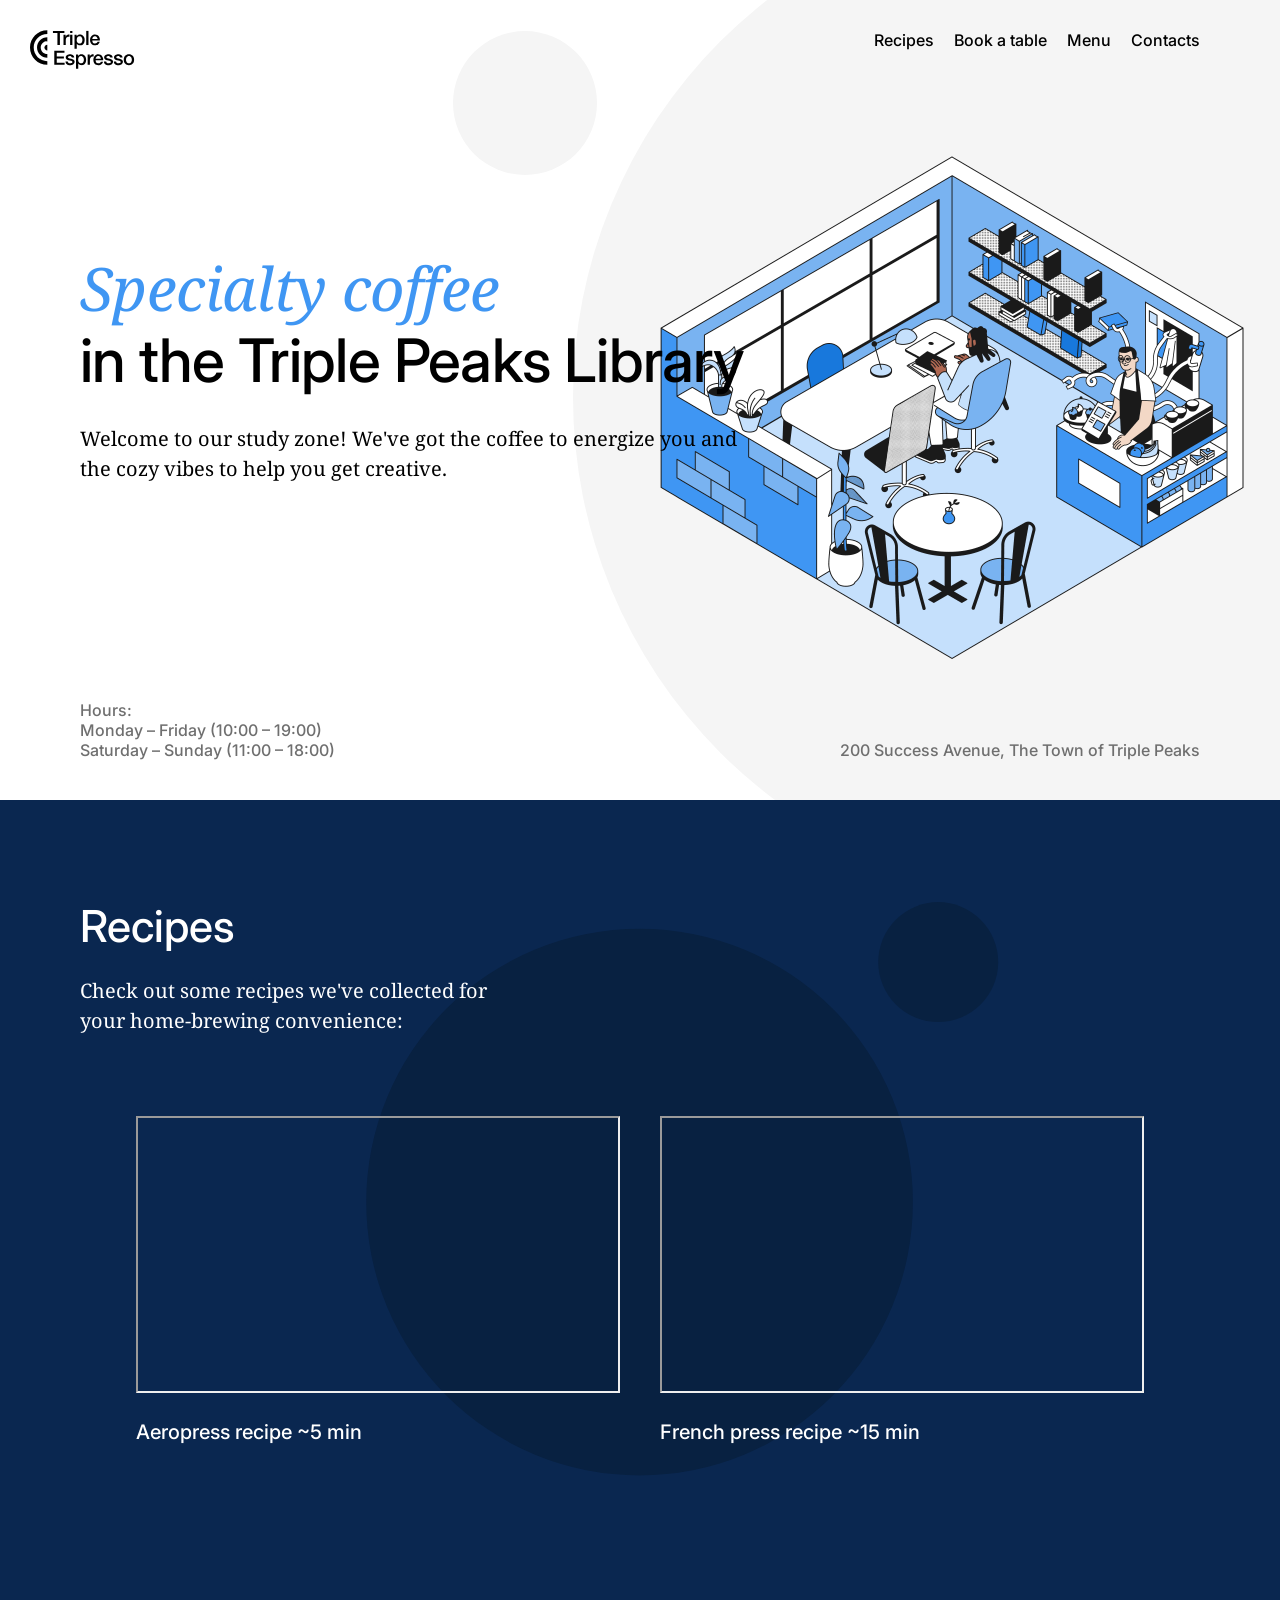
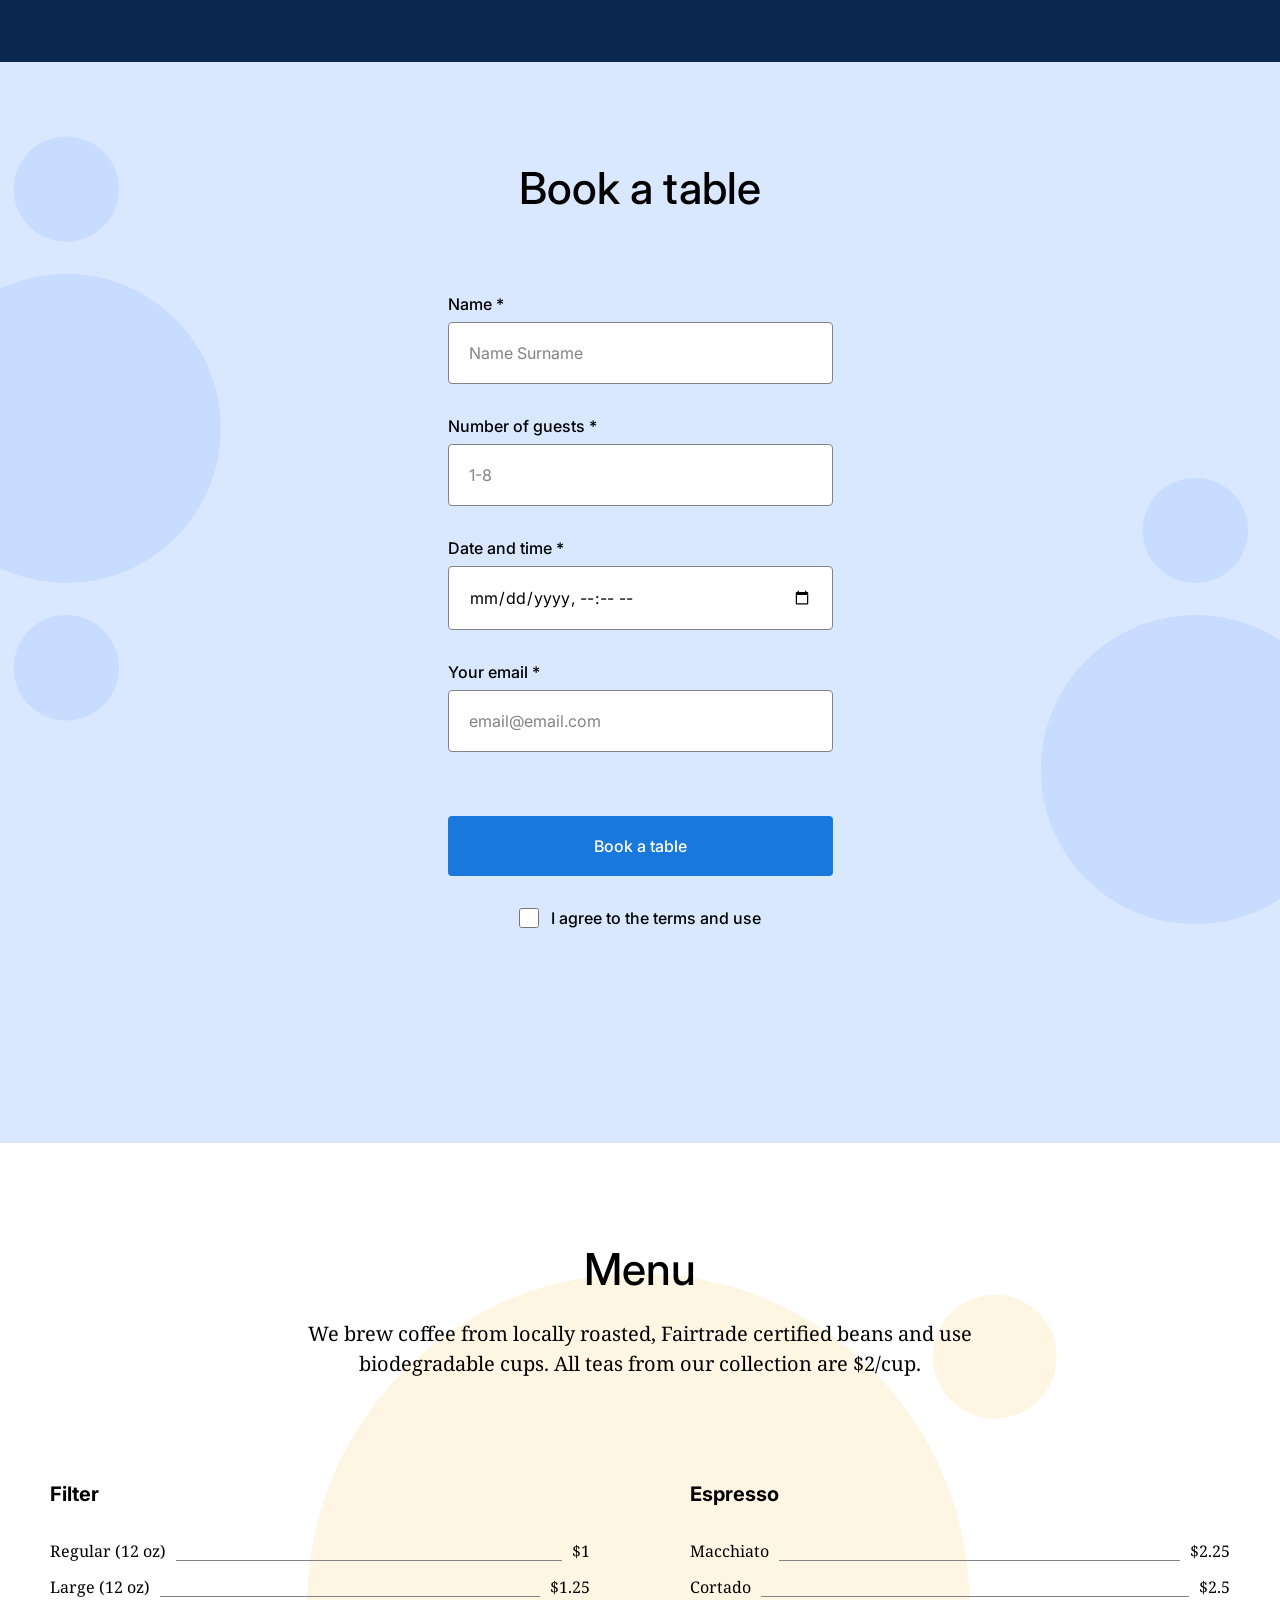
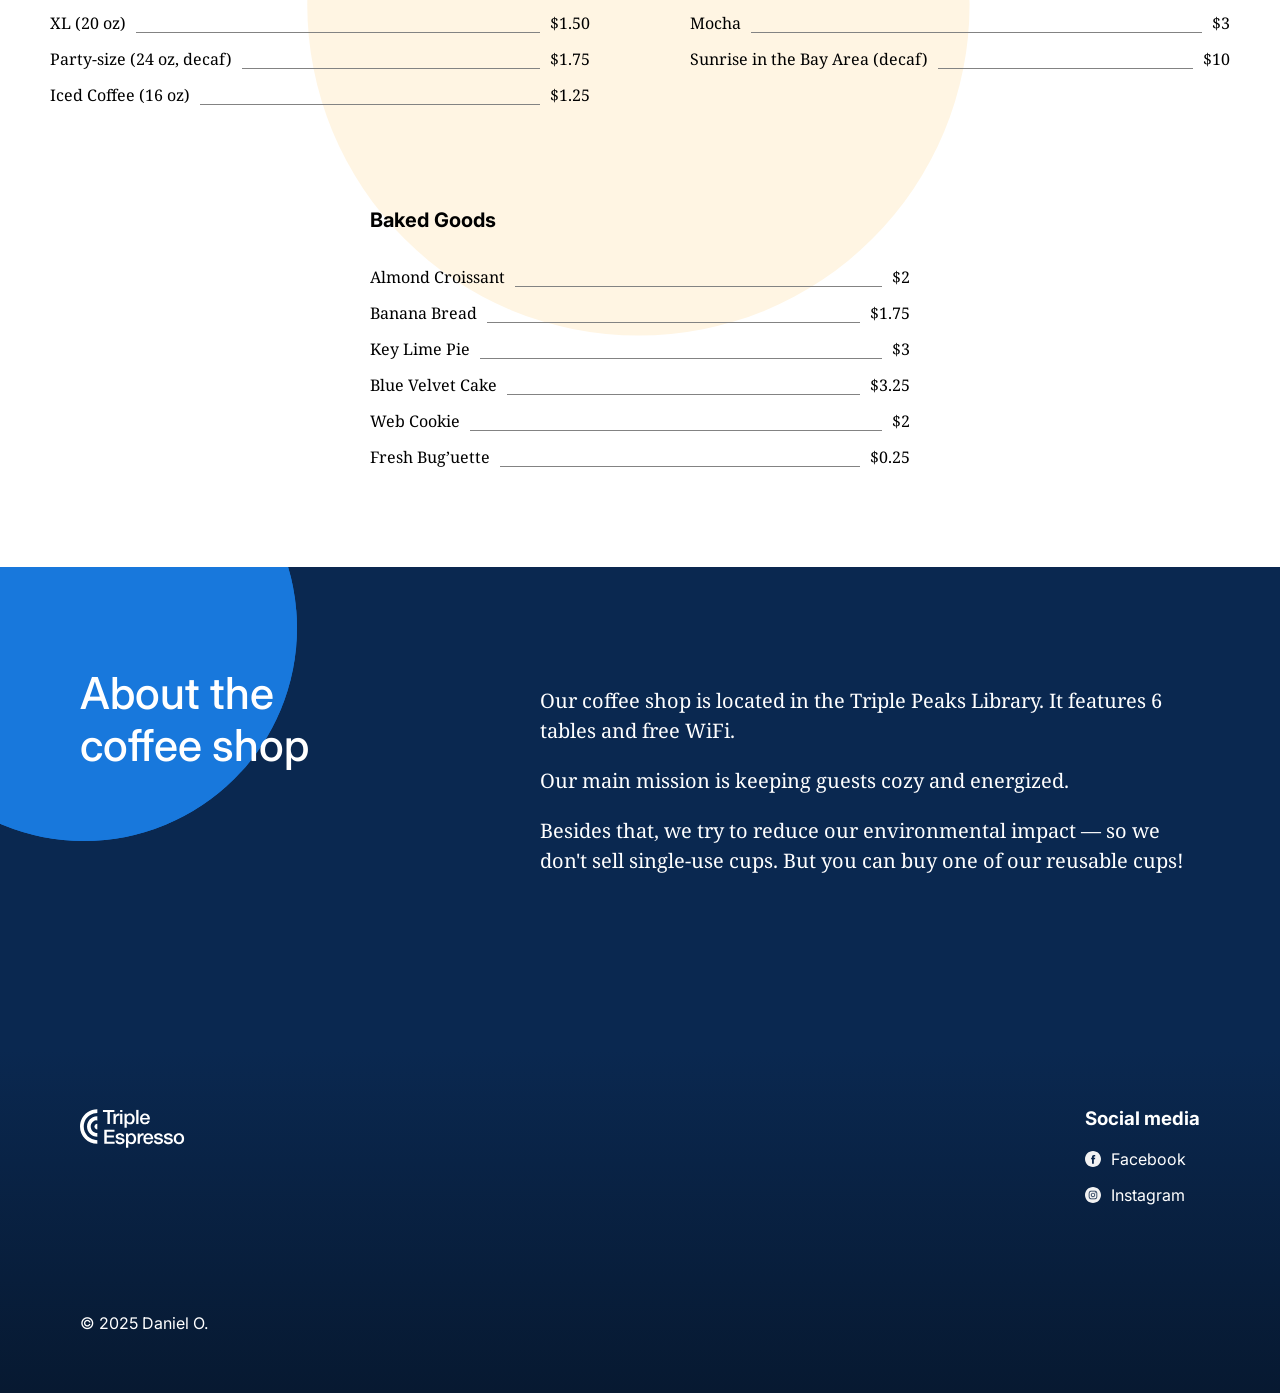
<file: index.html>
<!DOCTYPE html>
<html lang="en">
  <head>
    <meta charset="UTF-8" />
    <meta http-equiv="X-UA-Compatible" content="IE=edge" />
    <meta name="viewport" content="width=device-width, initial-scale=1.0" />
    <meta name="description" content="Coffee Shop Landing Page" />
    <meta name="author" content="Software Engineer" />
    <meta name="keywords" content="HTML, CSS" />
    <link rel="stylesheet" href="pages/index.css" />
    <link rel="stylesheet" href="vendor/normalize.css" />
    <link rel="preconnect" href="https://fonts.googleapis.com" />
    <link rel="preconnect" href="https://fonts.gstatic.com" crossorigin />
    <link
      href="https://fonts.googleapis.com/css2?family=Inter:wght@100..900&family=Noto+Serif:ital,wght@0,100..900;1,100..900&display=swap"
      rel="stylesheet"
    />
    <link rel="icon" type="image/x-icon" href="favicon.ico" />
    <title>Coffee Shop</title>
  </head>
  <body>
    <div class="page">
      <header class="header">
        <nav class="nav">
          <img
            src="./images/logo_coffeeshop_dark.svg"
            alt="Triple Espresso Coffee Shop Logo"
            class="nav__logo"
          />
          <ul class="nav__links">
            <li><a href="#recipes" class="nav__link">Recipes</a></li>
            <li><a href="#reservation" class="nav__link">Book a table</a></li>
            <li><a href="#menu" class="nav__link">Menu</a></li>
            <li><a href="#footer" class="nav__link">Contacts</a></li>
          </ul>
        </nav>
        <h1 class="header__title">
          <span class="header__span-accent">Specialty coffee</span>
          in the Triple Peaks Library
        </h1>
        <p class="header__description">
          Welcome to our study zone! We've got the coffee to energize you and
          the cozy vibes to help you get creative.
        </p>
        <img
          src="./images/inside_coffee_shop.png"
          alt="Illustration 'Inside the coffee shop'"
          class="header__image"
        />
        <div class="header__footer">
          <div class="header__hours">
            <p class="header__paragraph">Hours:</p>
            <p class="header__paragraph">Monday – Friday (10:00 – 19:00)</p>
            <p class="header__paragraph">Saturday – Sunday (11:00 – 18:00)</p>
          </div>
          <p class="header__paragraph">
            200 Success Avenue, The Town of Triple Peaks
          </p>
        </div>
      </header>

      <main class="content">
        <!-- recipes section -->
         <section class="recipes" id="recipes">
          <h2 class="recipes__title">Recipes</h2>
          <p class="recipes__subtitle">Check out some recipes we've collected for your home-brewing convenience:</p>
          <ul class="recipes__videos">
            <li>
              <iframe class="recipes__iframe" src="https://www.youtube.com/embed/j6VlT_jUVPc?si=UdrqPVOujJDQEb-5" title="YouTube video player"  allow="accelerometer; autoplay; clipboard-write; encrypted-media; gyroscope; picture-in-picture; web-share" referrerpolicy="strict-origin-when-cross-origin" allowfullscreen></iframe>

              <p class="recipes__videos-caption">Aeropress recipe ~5 min</p>
            </li>
            <li>
              <iframe class="recipes__iframe" src="https://www.youtube.com/embed/st571DYYTR8?si=dxeDMWac3JKqdhB3" title="YouTube video player"  allow="accelerometer; autoplay; clipboard-write; encrypted-media; gyroscope; picture-in-picture; web-share" referrerpolicy="strict-origin-when-cross-origin" allowfullscreen></iframe>
              <p class="recipes__videos-caption">French press recipe ~15 min</p>
            </li>
          </ul>
         </section>
         <!-- reservation section -->
         <section class="reservation" id="reservation">
          <h2 class="reservation__title">Book a table</h2>
          <form class="form reservation__form">
            <fieldset class="form__fieldset">
              <label for="reservation-name" class="form__label">
                Name *
                <input id="reservation-name" type="text" class="form__input" placeholder="Name Surname" required>
              </label>
              <label for="reservation-guests" class="form__label">
                Number of guests *
                <input  id="reservation-guests" type="number" class="form__input" placeholder="1-8" required>
              </label>
              <label for="reservation-datetime" class="form__label">
                Date and time *
                <input id="reservation-datetime" type="datetime-local" class="form__input" required>
              </label>
              <label for="reservation-email" class="form__label">
                Your email *
                <input id="reservation-email" type="email" class="form__input" placeholder="email@email.com" required>
              </label>
            </fieldset>
            <button type="submit" class="form__button">Book a table</button>
            <label for="terms-of-use" class="form__label form__label_type_checkbox">
              <input id="terms-of-use" type="checkbox" class="form__checkbox" required />
              I agree to the terms and use
            </label>
          </form>
         </section>
         <section class="menu" id="menu">
          <h2 class="menu__title">Menu</h2>
          <p class="menu__subtitle">
            We brew coffee from locally roasted, Fairtrade certified beans and use biodegradable
            cups. All teas from our collection are $2/cup.
          </p>
          <ul class="menu__cards">
            <!-- First card -->
            <li class="card">
              <h3 class="card__title">Filter</h3>
              <ul class="card__list">
                <li class="card__list-item">Regular (12 oz)<span class="card__list-divider"></span>$1</li>
                <li class="card__list-item">Large (12 oz)<span class="card__list-divider"></span>$1.25</li>
                <li class="card__list-item">XL (20 oz)<span class="card__list-divider"></span>$1.50</li>
                <li class="card__list-item">Party-size (24 oz, decaf)<span class="card__list-divider"></span>$1.75</li>
                <li class="card__list-item">Iced Coffee (16 oz)<span class="card__list-divider"></span>$1.25</li>
              </ul>
            </li>
            <!-- Second card -->
            <li class="card">
              <h3 class="card__title">Espresso</h3>
              <ul class="card__list">
                <li class="card__list-item">Macchiato<span class="card__list-divider"></span>$2.25</li>
                <li class="card__list-item">Cortado<span class="card__list-divider"></span>$2.5</li>
                <li class="card__list-item">Mocha<span class="card__list-divider"></span>$3</li>
                <li class="card__list-item">Sunrise in the Bay Area (decaf)<span class="card__list-divider"></span>$10</li>
              </ul>
            </li>
            <!-- Third card -->
            <li class="card">
              <h3 class="card__title">Baked Goods</h3>
              <ul class="card__list">
                <li class="card__list-item">Almond Croissant<span class="card__list-divider"></span>$2</li>
                <li class="card__list-item">Banana Bread<span class="card__list-divider"></span>$1.75</li>
                <li class="card__list-item">Key Lime Pie<span class="card__list-divider"></span>$3</li>
                <li class="card__list-item">Blue Velvet Cake<span class="card__list-divider"></span>$3.25</li>
                <li class="card__list-item">Web Cookie<span class="card__list-divider"></span>$2</li>
                <li class="card__list-item">Fresh Bug’uette<span class="card__list-divider"></span>$0.25</li>
              </ul>
            </li>
          </ul>
         </section>
         <!-- about section -->
         <section class="about">
           <h2 class="about__title">About the coffee shop</h2>
           <div class="about__content">
            <p class="about__paragraph">Our coffee shop is located in the Triple Peaks Library. It features 6
              tables and free WiFi.
            </p>
            <p class="about__paragraph">Our main mission is keeping guests cozy and energized.              
            </p>
            <p class="about__paragraph">Besides that, we try to reduce our environmental impact — so we
              don't sell single-use cups. But you can buy one of our reusable cups!
            </p>
           </div>
           <div class="about__circle"></div>
           <div class="about__circle about__circle_animation_blurred"></div>
         </section>
      </main>
      <!-- footer -->
      <footer class="footer" id="footer">
        <div class="footer__content">
          <img
            src="./images/logo_coffeeshop_light.svg"
            alt="Triple Peaks Logo"
            class="footer__logo"
          />
          <div>
            <h3 class="footer__social-heading">Social media</h3>
            <ul class="footer__list">
              <li class="footer__list-item">
                <a href="#" class="footer__social-link">
                  <img
                    src="./images/facebook_white.svg"
                    alt="Facebook icon"
                    class="footer__social-icon"
                  />
                  Facebook
                </a>
              </li>
              <li class="footer__list-item">
                <a href="#" class="footer__social-link">
                  <img
                    src="./images/instagram_white.svg"
                    alt="Instagram icon"
                    class="footer__social-icon"
                  />
                  Instagram
                </a>
              </li>
            </ul>
          </div>
        </div>
        <p class="footer__copyright">&copy; 2025 Daniel O.</p>
      </footer>
    </div>
  </body>
</html>
</file>
<file: pages/index.css>
@import url(../blocks/page.css);
@import url(../blocks/header.css);
@import url(../blocks/nav.css);
@import url(../blocks/recipes.css);
@import url(../blocks/reservation.css);
@import url(../blocks/menu.css);
@import url(../blocks/card.css);
@import url(../blocks/about.css);
@import url(../blocks/footer.css);
</file>
